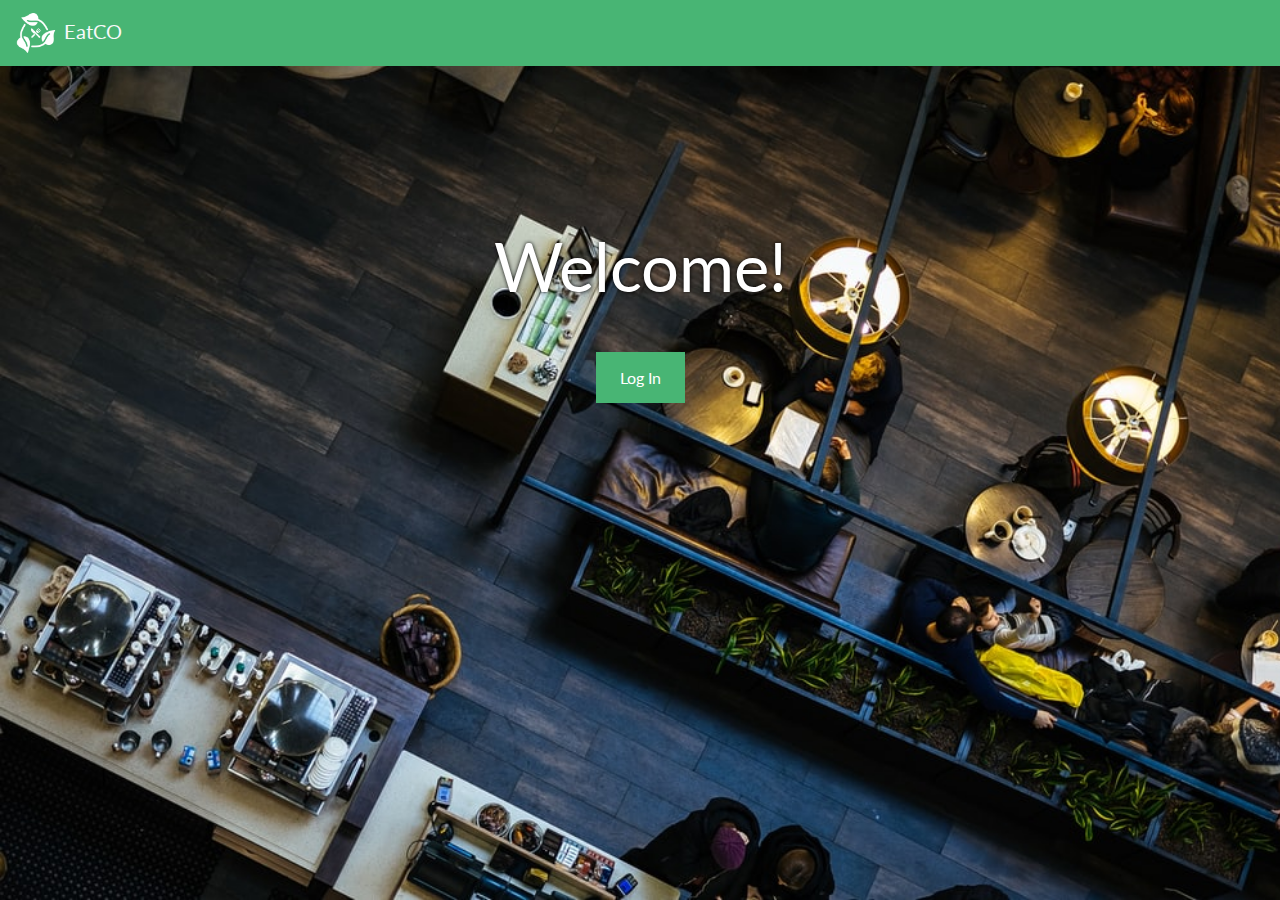
<file: index.html>
<!DOCTYPE HTML>
<html lang="en">

<head>
  <meta charset="utf-8">
  <meta name="viewport" content="width=device-width, initial-scale=1">
  <title> EatCO </title>
  <link rel="stylesheet" href="./css/landing.css">
  <link rel="stylesheet" href="https://stackpath.bootstrapcdn.com/bootstrap/4.3.1/css/bootstrap.min.css"
    integrity="sha384-ggOyR0iXCbMQv3Xipma34MD+dH/1fQ784/j6cY/iJTQUOhcWr7x9JvoRxT2MZw1T" crossorigin="anonymous">
  <link href="https://fonts.googleapis.com/css?family=Roboto:400,900&display=swap" rel="stylesheet">
  <link rel="stylesheet" href="https://maxcdn.bootstrapcdn.com/bootstrap/4.0.0/css/bootstrap.min.css"
    integrity="sha384-Gn5384xqQ1aoWXA+058RXPxPg6fy4IWvTNh0E263XmFcJlSAwiGgFAW/dAiS6JXm" crossorigin="anonymous">

</head>

<body>
  <nav class="navbar navbar-expand-lg navbar-light sticky-top"
    style="background-color: #48b574 !important; font-size: 18pt;">
    <a class="navbar-brand text-light" style="line-height: 1.8em !important;" href="#">
      <img src="images/logo_512_white.png" style="margin-right: 3% !important;" width="40" height="40"
        class="d-inline-block align-top" alt="">
      EatCO
    </a>
  </nav>
  <div id="midbar">
    <p>Welcome!</p>
    <div id=logIn>
      <a id="logInButton" href='login.html'>Log In</a>
    </div>
  </div>

</body>
<script src="https://code.jquery.com/jquery-3.3.1.slim.min.js"
  integrity="sha384-q8i/X+965DzO0rT7abK41JStQIAqVgRVzpbzo5smXKp4YfRvH+8abtTE1Pi6jizo" crossorigin="anonymous">
</script>
<script src="https://cdnjs.cloudflare.com/ajax/libs/popper.js/1.14.7/umd/popper.min.js"
  integrity="sha384-UO2eT0CpHqdSJQ6hJty5KVphtPhzWj9WO1clHTMGa3JDZwrnQq4sF86dIHNDz0W1" crossorigin="anonymous">
</script>
<script src="https://stackpath.bootstrapcdn.com/bootstrap/4.3.1/js/bootstrap.min.js"
  integrity="sha384-JjSmVgyd0p3pXB1rRibZUAYoIIy6OrQ6VrjIEaFf/nJGzIxFDsf4x0xIM+B07jRM" crossorigin="anonymous">
</script>

</html>
</file>
<file: css/landing.css>
@import url('https://fonts.googleapis.com/css?family=Lato&display=swap');

body {
  background-image: url('../images/landingpg-bg.jpg');
  background-size: cover;
  background-repeat: no-repeat;
  width: 100vw;
  height: 100vh;


  font-family: 'Lato', sans-serif !important;
}

#logIn {
  background-color: #48b574;
  display: inline;
  padding: 1em 1.5em;
}

#logInButton {
  color: white;
  text-decoration: none;
}

#logIn:hover {
  box-shadow: 0px 0px 4px 0px white;
}

.navbar {
  width: 100vw;
}
#midbar {
  text-align: center;
  margin-top: 150px;
}

#midbar>p {
  text-align: center;
  font-size: 50pt;
  color: white;
  text-shadow: 0px 0px 4px black;
  margin-bottom: 50px;
}
</file>
